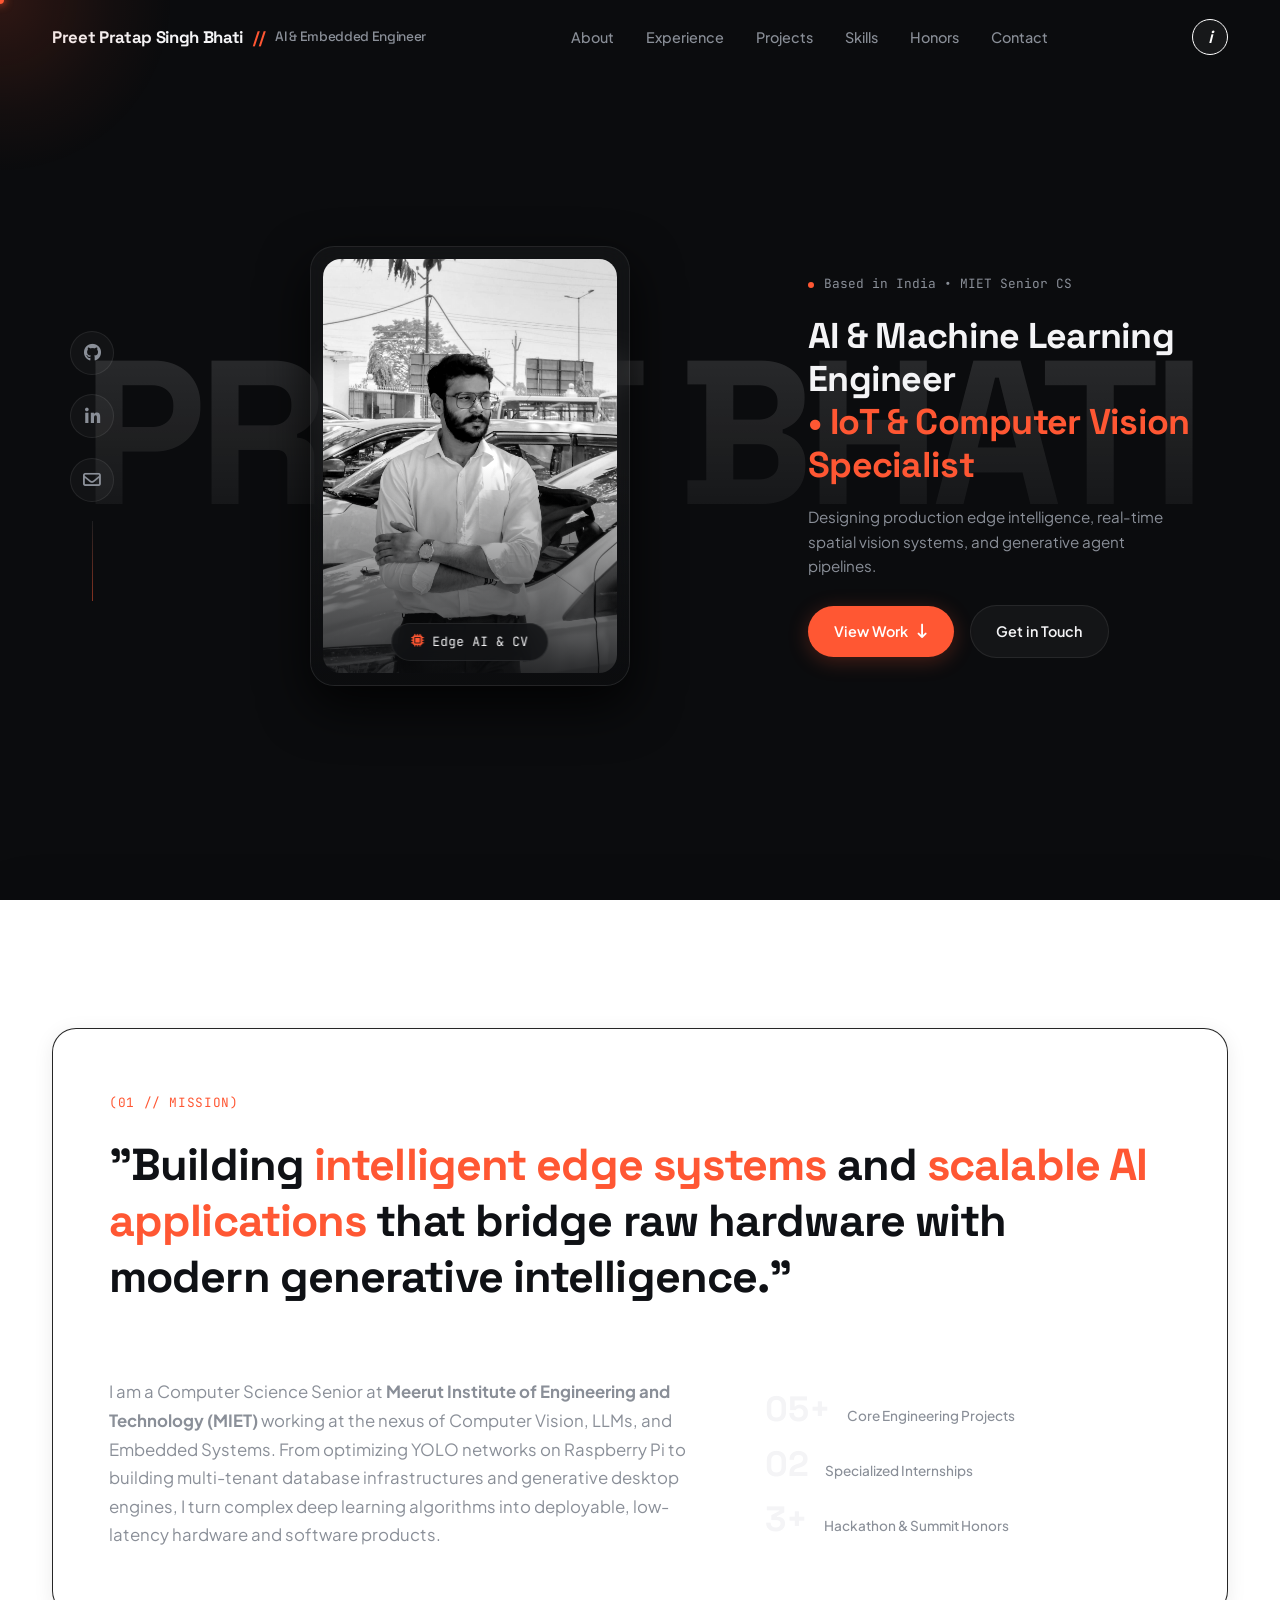
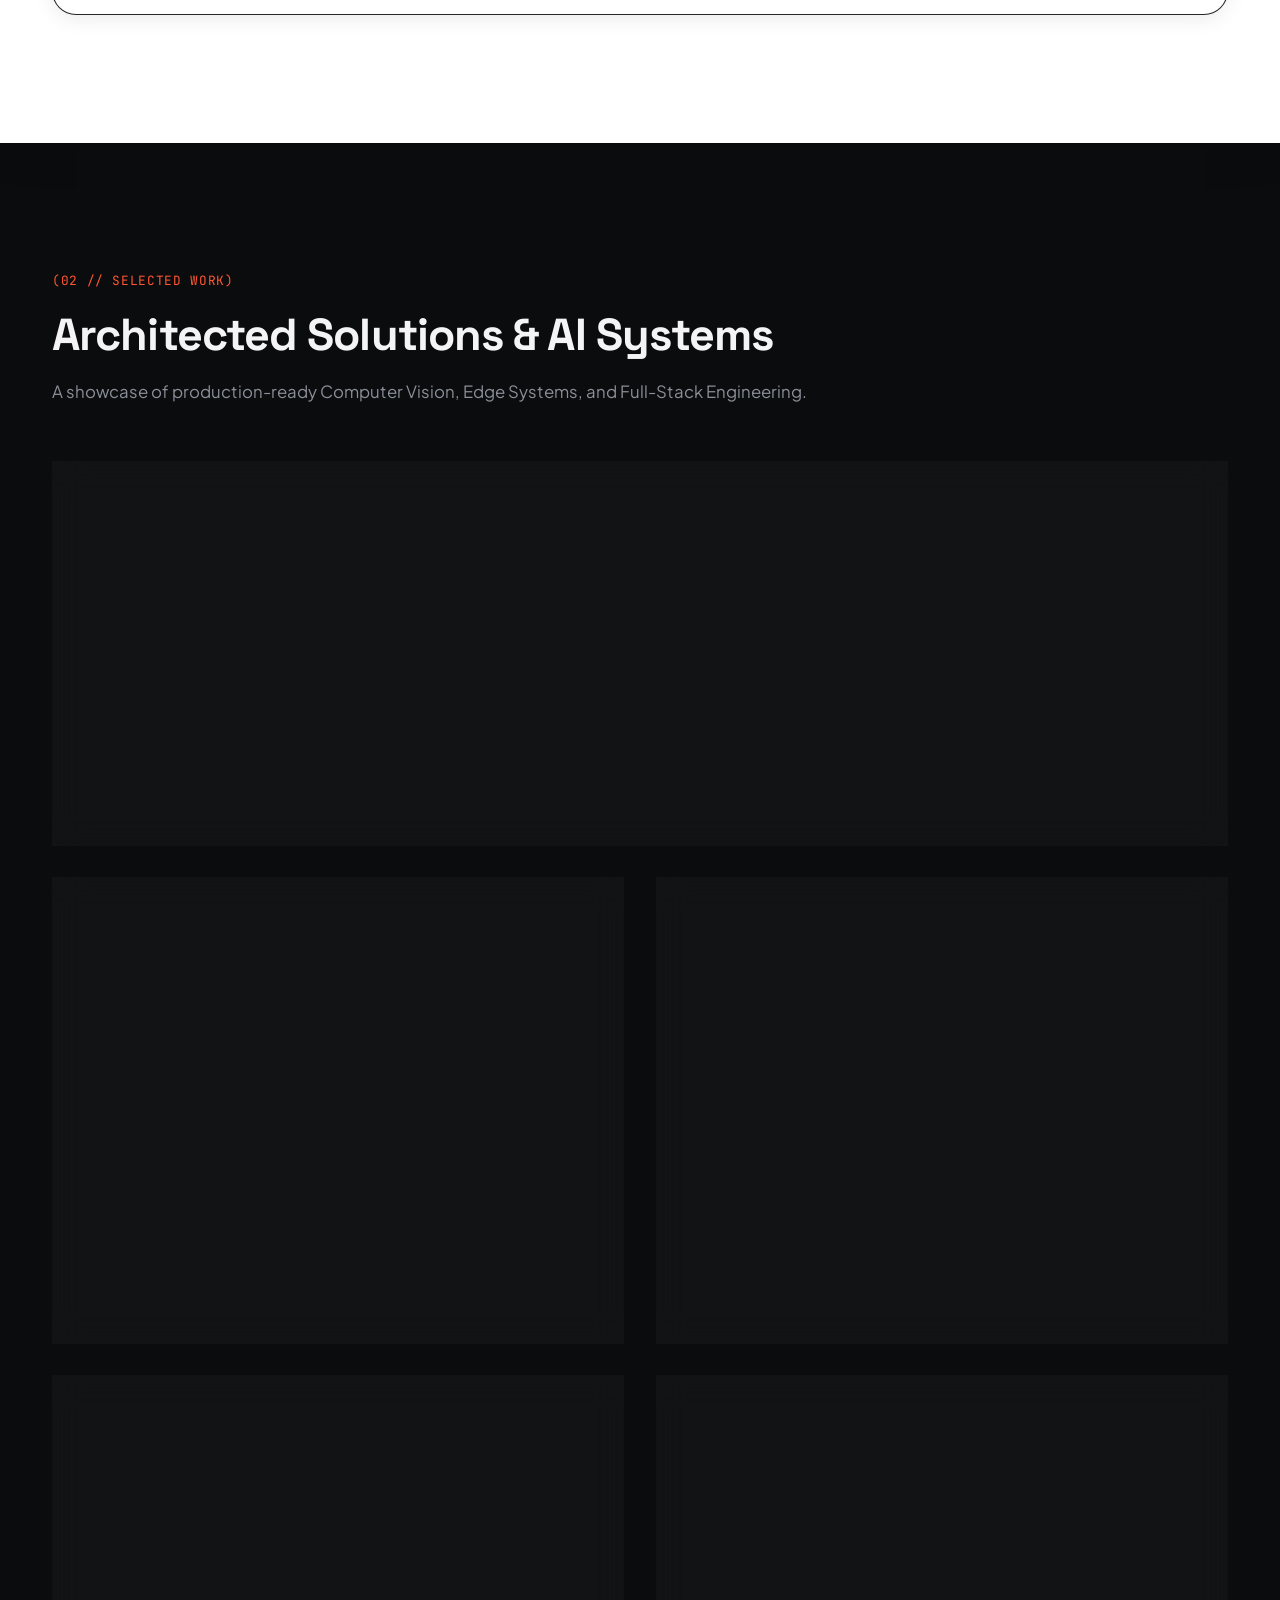
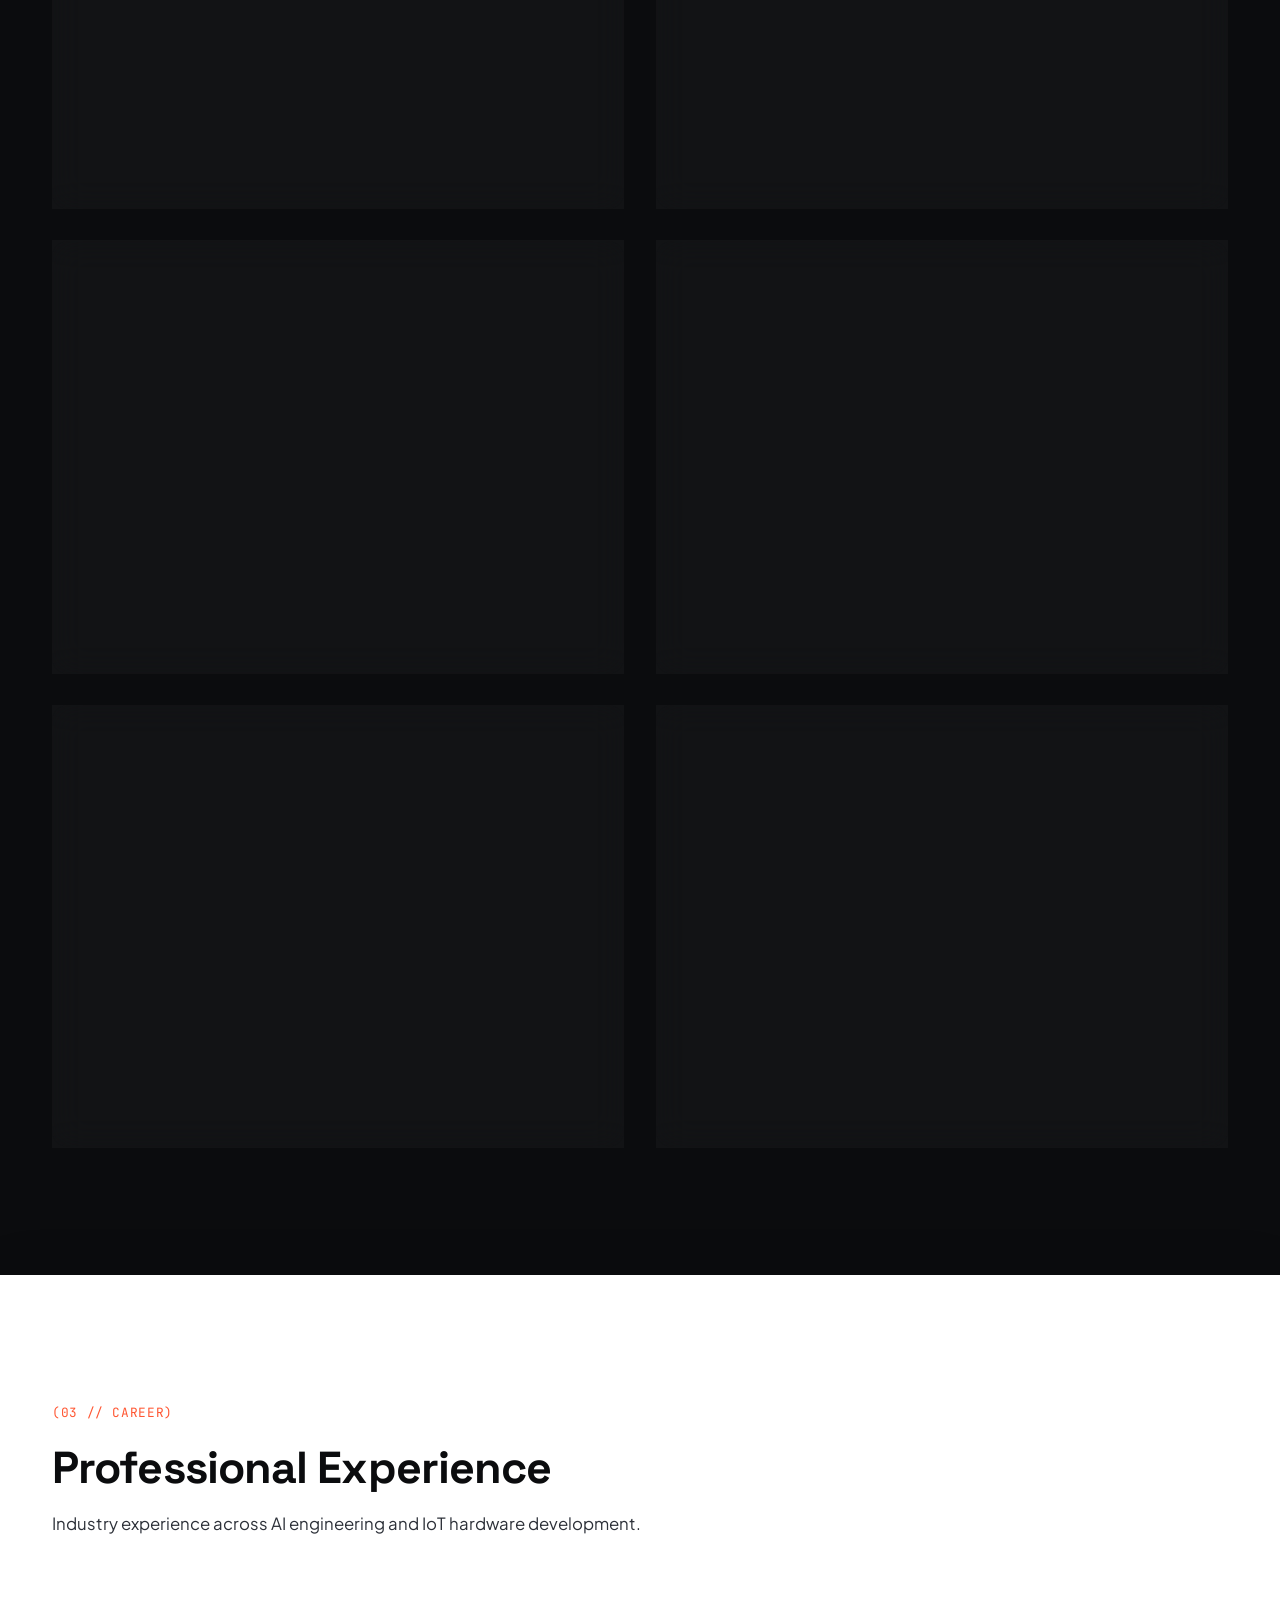
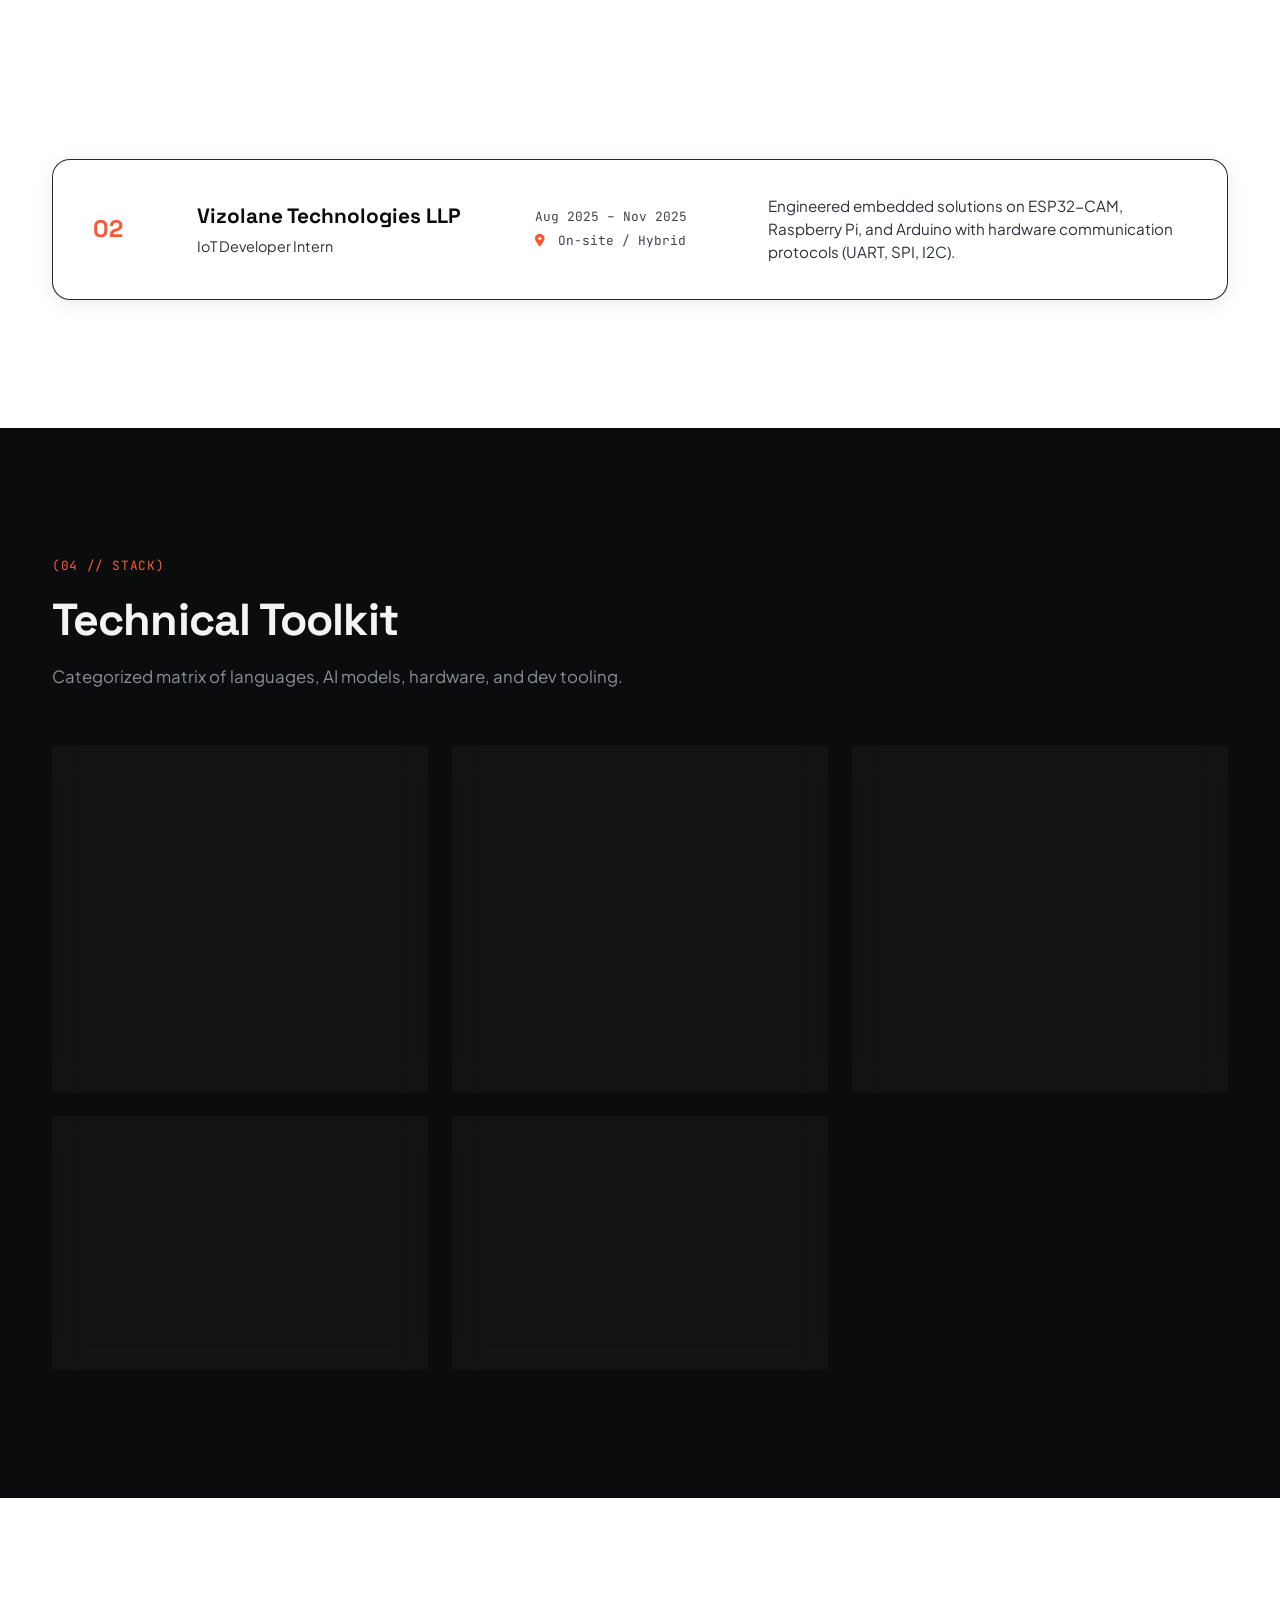
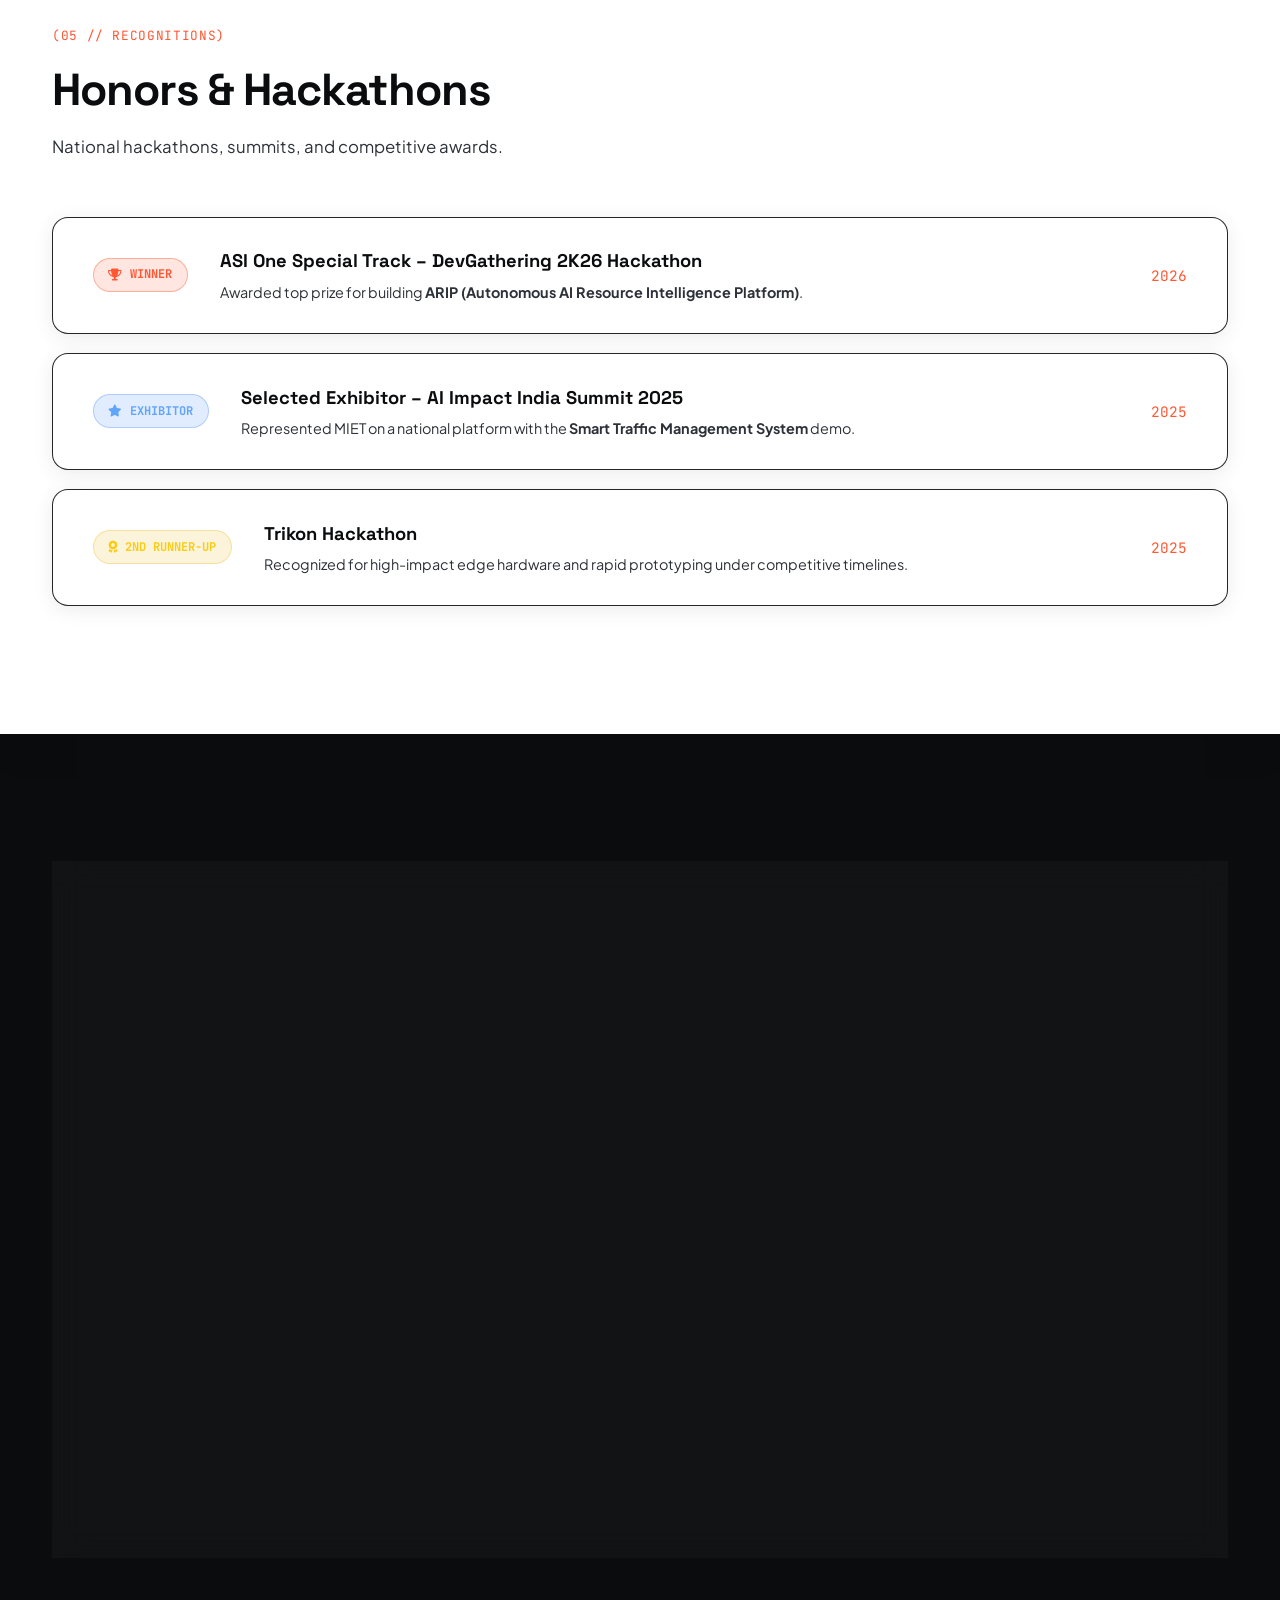
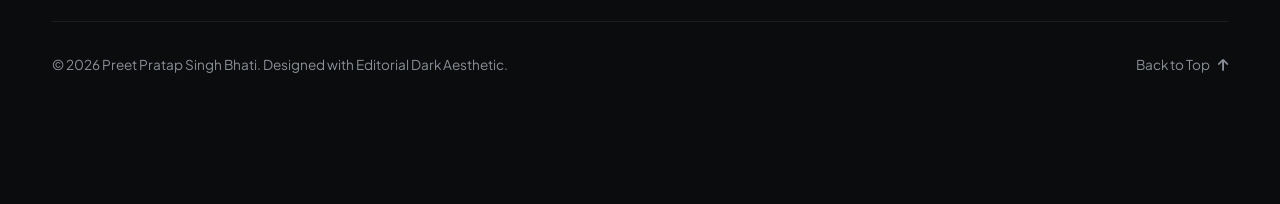
<file: index.html>
<!DOCTYPE html>
<html lang="en">

<head>
  <meta charset="UTF-8">
  <meta name="viewport" content="width=device-width, initial-scale=1.0">
  <title>Preet Pratap Singh Bhati // AI, Computer Vision & Embedded Systems Engineer</title>
  <meta name="description"
    content="Portfolio of Preet Pratap Singh Bhati - AI & Machine Learning Engineer, IoT & Computer Vision Specialist. Explore featured projects, experience, technical toolkit, and awards.">

  <!-- Google Fonts -->
  <link rel="preconnect" href="https://fonts.googleapis.com">
  <link rel="preconnect" href="https://fonts.gstatic.com" crossorigin>
  <link
    href="https://fonts.googleapis.com/css2?family=Plus+Jakarta+Sans:wght@300;400;500;600;700;800&family=Space+Grotesk:wght@400;500;600;700&family=JetBrains+Mono:wght@400;500&display=swap"
    rel="stylesheet">

  <!-- FontAwesome / Lucide Icons -->
  <link rel="stylesheet" href="https://cdnjs.cloudflare.com/ajax/libs/font-awesome/6.4.0/css/all.min.css">

  <link rel="stylesheet" href="style.css">
</head>

<body>

  <!-- Ambient Glow Background Canvas -->
  <div class="glow-container">
    <div class="radial-glow glow-1"></div>
    <div class="radial-glow glow-2"></div>
    <div class="radial-glow glow-3"></div>
  </div>

  <!-- Custom Interactive Cursor Glow & Dot -->
  <div class="cursor-dot" id="cursorDot"></div>
  <div class="cursor-glow" id="cursorGlow"></div>

  <!-- Navigation Bar -->
  <header class="navbar" id="navbar">
    <div class="nav-container">
      <a href="#hero" class="nav-brand">
        <span class="brand-name">Preet Pratap Singh Bhati</span>
        <span class="brand-sep">//</span>
        <span class="brand-title">AI & Embedded Engineer</span>
      </a>

      <nav class="nav-menu" id="navMenu">
        <a href="#about" class="nav-link">About</a>
        <a href="#experience" class="nav-link">Experience</a>
        <a href="#projects" class="nav-link">Projects</a>
        <a href="#skills" class="nav-link">Skills</a>
        <a href="#honors" class="nav-link">Honors</a>
        <a href="#contact" class="nav-link">Contact</a>
      </nav>

      <div class="nav-actions">
        <a href="resume.pdf" target="_blank" rel="noopener" class="btn-info-icon" aria-label="View Resume" title="View Resume">
          i
        </a>
        <button class="mobile-toggle" id="mobileToggle" aria-label="Toggle navigation">
          <i class="fa-solid fa-bars"></i>
        </button>
      </div>
    </div>
  </header>

  <main>
    <!-- HERO SECTION (Dark Background - Default) -->
    <section class="hero-section section-dark" id="hero">
      <div class="hero-typography-bg">
        <span class="hero-text-giant">PREET BHATI</span>
      </div>

      <div class="hero-container">
        <!-- Social Dock Left -->
        <div class="hero-social-dock">
          <a href="https://github.com/PreetThakur25" target="_blank" rel="noopener" class="social-icon-btn"
            aria-label="GitHub">
            <i class="fa-brands fa-github"></i>
            <span class="social-tooltip">GitHub</span>
          </a>
          <a href="https://linkedin.com/in/preetthakur" target="_blank" rel="noopener" class="social-icon-btn"
            aria-label="LinkedIn">
            <i class="fa-brands fa-linkedin-in"></i>
            <span class="social-tooltip">LinkedIn</span>
          </a>
          <a href="mailto:preetthakur0625@gmail.com" class="social-icon-btn" aria-label="Email">
            <i class="fa-regular fa-envelope"></i>
            <span class="social-tooltip">preetthakur0625@gmail.com</span>
          </a>
          <div class="social-line"></div>
        </div>

        <!-- Center Portrait Layered Cutout -->
        <div class="hero-portrait-wrapper">
          <div class="portrait-card glass-panel">
            <img src="portrait.jpg" alt="Preet Pratap Singh Bhati Portrait" class="hero-portrait-img">
            <div class="portrait-overlay-glow"></div>
            <div class="portrait-badge">
              <i class="fa-solid fa-microchip"></i> Edge AI & CV
            </div>
          </div>
        </div>

        <!-- Subheadline Bottom Right Anchor -->
        <div class="hero-anchor-text">
          <div class="status-indicator">
            <span class="status-dot"></span>
            <span>Based in India &bull; MIET Senior CS</span>
          </div>
          <h1 class="hero-subheadline">
            AI & Machine Learning Engineer <br>
            <span class="accent-text">&bull; IoT & Computer Vision Specialist</span>
          </h1>
          <p class="hero-caption">Designing production edge intelligence, real-time spatial vision systems, and
            generative agent pipelines.</p>
          <div class="hero-cta-group">
            <a href="#projects" class="btn-primary">
              View Work <i class="fa-solid fa-arrow-down-long"></i>
            </a>
            <a href="#contact" class="btn-secondary">Get in Touch</a>
          </div>
        </div>
      </div>
    </section>


    <!-- MISSION STATEMENT / INTRO BLOCK (Light Section Background) -->
    <section class="section intro-section section-light" id="about">
      <div class="container">
        <div class="intro-glass-card glass-panel no-tilt reveal-on-scroll">
          <div class="card-corner-tag">(01 // MISSION)</div>
          <blockquote class="mission-quote">
            "Building <span class="highlight-accent">intelligent edge systems</span> and <span
              class="highlight-accent">scalable AI applications</span> that bridge raw hardware with modern generative
            intelligence."
          </blockquote>
          <div class="intro-grid">
            <div class="intro-text">
              <p>I am a Computer Science Senior at <strong>Meerut Institute of Engineering and Technology
                  (MIET)</strong> working at the nexus of Computer Vision, LLMs, and Embedded Systems. From optimizing
                YOLO networks on Raspberry Pi to building multi-tenant database infrastructures and generative desktop
                engines, I turn complex deep learning algorithms into deployable, low-latency hardware and software
                products.</p>
            </div>
            <div class="intro-stats">
              <div class="stat-item">
                <span class="stat-number">05+</span>
                <span class="stat-label">Core Engineering Projects</span>
              </div>
              <div class="stat-item">
                <span class="stat-number">02</span>
                <span class="stat-label">Specialized Internships</span>
              </div>
              <div class="stat-item">
                <span class="stat-number">3+</span>
                <span class="stat-label">Hackathon & Summit Honors</span>
              </div>
            </div>
          </div>
        </div>
      </div>
    </section>


    <!-- FEATURED PROJECTS SECTION -->
    <section class="section projects-section section-dark" id="projects">
      <div class="container">
        <div class="section-header reveal-on-scroll">
          <div class="header-tag">(02 // SELECTED WORK)</div>
          <h2 class="section-title">Architected Solutions & AI Systems</h2>
          <p class="section-subtitle">A showcase of production-ready Computer Vision, Edge Systems, and Full-Stack
            Engineering.</p>
        </div>

        <div class="projects-grid">

          <!-- Project 1 -->
          <article class="project-card glass-panel reveal-on-scroll" data-tilt>
            <div class="project-header">
              <span class="project-year">(2026)</span>
              <span class="project-num">01</span>
            </div>
            <div class="project-content">
              <div class="project-category"><i class="fa-solid fa-camera"></i> Computer Vision & Edge IoT</div>
              <h3 class="project-title">AI-Based Smart Traffic Management System</h3>
              <p class="project-desc">Dynamic traffic signal timing and density estimation from multi-camera feeds with
                automated emergency vehicle green-corridor prioritization.</p>
              <div class="project-tech-pills">
                <span class="pill">Python</span>
                <span class="pill">YOLOv8</span>
                <span class="pill">OpenCV</span>
                <span class="pill">ESP32-CAM</span>
              </div>
            </div>
            <div class="project-footer">
              <a href="project.html?file=README_Smart_Traffic_Management_System.md" class="project-link">
                <span>View Architecture & Documentation</span>
                <i class="fa-solid fa-arrow-up-right-from-square"></i>
              </a>
            </div>
          </article>

          <!-- Project 2 -->
          <article class="project-card glass-panel reveal-on-scroll" data-tilt>
            <div class="project-header">
              <span class="project-year">(2026)</span>
              <span class="project-num">02</span>
            </div>
            <div class="project-content">
              <div class="project-category"><i class="fa-solid fa-robot"></i> Autonomous Agentic Platform</div>
              <h3 class="project-title">ARIP (Autonomous AI Resource Intelligence Platform)</h3>
              <p class="project-desc">DevGathering 2K26 ASI One Special Track winning autonomous engine featuring
                chain-of-thought reasoning and intent parsing.</p>
              <div class="project-tech-pills">
                <span class="pill">Python</span>
                <span class="pill">FastAPI</span>
                <span class="pill">LangChain</span>
                <span class="pill">Agentic AI</span>
              </div>
            </div>
            <div class="project-footer">
              <a href="project.html?file=README%20arip.md" class="project-link">
                <span>View Hackathon Winner Docs</span>
                <i class="fa-solid fa-arrow-up-right-from-square"></i>
              </a>
            </div>
          </article>

          <!-- Project 3 -->
          <article class="project-card glass-panel reveal-on-scroll" data-tilt>
            <div class="project-header">
              <span class="project-year">(2026)</span>
              <span class="project-num">03</span>
            </div>
            <div class="project-content">
              <div class="project-category"><i class="fa-solid fa-terminal"></i> Generative AI & Desktop GUI</div>
              <h3 class="project-title">ChatCMD (Natural Language Command Prompt)</h3>
              <p class="project-desc">Desktop AI utility converting natural language prompts into executable system
                commands featuring approval workflows and persistent shell execution.</p>
              <div class="project-tech-pills">
                <span class="pill">Python</span>
                <span class="pill">Google GenAI (Gemini)</span>
                <span class="pill">PySide6</span>
                <span class="pill">PowerShell</span>
              </div>
            </div>
            <div class="project-footer">
              <a href="project.html?file=README%20chat_cmd.md" class="project-link">
                <span>View Command AI Docs</span>
                <i class="fa-solid fa-arrow-up-right-from-square"></i>
              </a>
            </div>
          </article>

          <!-- Project 4 -->
          <article class="project-card glass-panel reveal-on-scroll" data-tilt>
            <div class="project-header">
              <span class="project-year">(2025)</span>
              <span class="project-num">04</span>
            </div>
            <div class="project-content">
              <div class="project-category"><i class="fa-solid fa-shield-halved"></i> Real-Time Vision & Safety</div>
              <h3 class="project-title">Women Safety Surveillance System</h3>
              <p class="project-desc">Edge vision solution recognizing real-time SOS gestures, crowd density analysis,
                and distress triggers with automated threat notification.</p>
              <div class="project-tech-pills">
                <span class="pill">Python</span>
                <span class="pill">OpenCV</span>
                <span class="pill">MediaPipe</span>
                <span class="pill">TensorFlow</span>
              </div>
            </div>
            <div class="project-footer">
              <a href="project.html?file=README_Women_Safety_Surveillance_System.md" class="project-link">
                <span>View Details & Docs</span>
                <i class="fa-solid fa-arrow-up-right-from-square"></i>
              </a>
            </div>
          </article>

          <!-- Project 5 -->
          <article class="project-card glass-panel reveal-on-scroll" data-tilt>
            <div class="project-header">
              <span class="project-year">(2025)</span>
              <span class="project-num">05</span>
            </div>
            <div class="project-content">
              <div class="project-category"><i class="fa-solid fa-user-gear"></i> Privacy-Focused Local AI</div>
              <h3 class="project-title">Offline AI Friend</h3>
              <p class="project-desc">A privacy-focused local chatbot running Ollama and LangChain for fully offline,
                zero-telemetry intelligent conversation.</p>
              <div class="project-tech-pills">
                <span class="pill">Python</span>
                <span class="pill">Ollama</span>
                <span class="pill">LangChain</span>
                <span class="pill">Local LLM</span>
              </div>
            </div>
            <div class="project-footer">
              <a href="project.html?file=README%20reasoning_agent.md" class="project-link">
                <span>View Agent Architecture</span>
                <i class="fa-solid fa-arrow-up-right-from-square"></i>
              </a>
            </div>
          </article>

          <!-- Project 6 -->
          <article class="project-card glass-panel reveal-on-scroll" data-tilt>
            <div class="project-header">
              <span class="project-year">(2025)</span>
              <span class="project-num">06</span>
            </div>
            <div class="project-content">
              <div class="project-category"><i class="fa-solid fa-microphone-lines"></i> Voice Automation & Speech</div>
              <h3 class="project-title">AI Gmail Assistant</h3>
              <p class="project-desc">Voice-controlled interface for email management enabling speech recognition,
                AI-generated responses, and automated thread summarizing.</p>
              <div class="project-tech-pills">
                <span class="pill">SpeechRecognition</span>
                <span class="pill">Flask</span>
                <span class="pill">Python</span>
                <span class="pill">Google GenAI</span>
              </div>
            </div>
            <div class="project-footer">
              <a href="project.html?file=README%20speech_to_text.md" class="project-link">
                <span>View Speech Engine Docs</span>
                <i class="fa-solid fa-arrow-up-right-from-square"></i>
              </a>
            </div>
          </article>

          <!-- Project 7 -->
          <article class="project-card glass-panel reveal-on-scroll" data-tilt>
            <div class="project-header">
              <span class="project-year">(2025)</span>
              <span class="project-num">07</span>
            </div>
            <div class="project-content">
              <div class="project-category"><i class="fa-solid fa-file-invoice"></i> NLP & Transformer Web App</div>
              <h3 class="project-title">Text Summarizer Engine</h3>
              <p class="project-desc">AI-powered web application extracting and summarizing text from multi-format
                documents (PDF, images via OCR, TXT) using HuggingFace models.</p>
              <div class="project-tech-pills">
                <span class="pill">Python</span>
                <span class="pill">Flask</span>
                <span class="pill">HuggingFace</span>
                <span class="pill">Tesseract OCR</span>
              </div>
            </div>
            <div class="project-footer">
              <a href="project.html?file=README%20text_summrizer.md" class="project-link">
                <span>View Summarizer Specs</span>
                <i class="fa-solid fa-arrow-up-right-from-square"></i>
              </a>
            </div>
          </article>

          <!-- Project 8 -->
          <article class="project-card glass-panel reveal-on-scroll" data-tilt>
            <div class="project-header">
              <span class="project-year">(2025)</span>
              <span class="project-num">08</span>
            </div>
            <div class="project-content">
              <div class="project-category"><i class="fa-solid fa-server"></i> Backend & Enterprise Architecture</div>
              <h3 class="project-title">Vizolane Multi-Tenant School ERP</h3>
              <p class="project-desc">Enterprise platform featuring logical tenant isolation, strict role-based access
                controls (RBAC), and relational schemas for education administration.</p>
              <div class="project-tech-pills">
                <span class="pill">Python</span>
                <span class="pill">Flask</span>
                <span class="pill">PostgreSQL</span>
                <span class="pill">RBAC</span>
              </div>
            </div>
            <div class="project-footer">
              <a href="project.html?file=README_Vizolane_ERP.md" class="project-link">
                <span>View System Architecture</span>
                <i class="fa-solid fa-arrow-up-right-from-square"></i>
              </a>
            </div>
          </article>

          <!-- Project 9 -->
          <article class="project-card glass-panel reveal-on-scroll" data-tilt>
            <div class="project-header">
              <span class="project-year">(2025)</span>
              <span class="project-num">09</span>
            </div>
            <div class="project-content">
              <div class="project-category"><i class="fa-solid fa-user-check"></i> Embedded Systems & Biometrics</div>
              <h3 class="project-title">Edge Face-Verification Attendance Platform</h3>
              <p class="project-desc">Hardware-accelerated identity verification system with automated record management
                directly on embedded nodes.</p>
              <div class="project-tech-pills">
                <span class="pill">Raspberry Pi</span>
                <span class="pill">OpenCV</span>
                <span class="pill">PostgreSQL</span>
                <span class="pill">Face Recognition</span>
              </div>
            </div>
            <div class="project-footer">
              <a href="project.html?file=README_AI_Attendance_System.md" class="project-link">
                <span>View Hardware Setup & Docs</span>
                <i class="fa-solid fa-arrow-up-right-from-square"></i>
              </a>
            </div>
          </article>

        </div>
      </div>
    </section>


    <!-- PROFESSIONAL EXPERIENCE & TIMELINE -->
    <section class="section experience-section section-light" id="experience">
      <div class="container">
        <div class="section-header reveal-on-scroll">
          <div class="header-tag">(03 // CAREER)</div>
          <h2 class="section-title">Professional Experience</h2>
          <p class="section-subtitle">Industry experience across AI engineering and IoT hardware development.</p>
        </div>

        <div class="experience-list">

          <!-- Experience 1 -->
          <div class="exp-row glass-panel reveal-on-scroll">
            <div class="exp-id">01</div>
            <div class="exp-company-role">
              <h3 class="exp-company">Decode Labs</h3>
              <span class="exp-role">Artificial Intelligence Intern</span>
            </div>
            <div class="exp-meta">
              <span class="exp-duration">June 2026 &ndash; Present</span>
              <span class="exp-location"><i class="fa-solid fa-location-dot"></i> Remote</span>
            </div>
            <div class="exp-description">
              <p>Architecting end-to-end AI applications using Computer Vision, Generative AI (Gemini / LangChain /
                Ollama), and production backend APIs.</p>
            </div>
          </div>

          <!-- Experience 2 -->
          <div class="exp-row glass-panel reveal-on-scroll">
            <div class="exp-id">02</div>
            <div class="exp-company-role">
              <h3 class="exp-company">Vizolane Technologies LLP</h3>
              <span class="exp-role">IoT Developer Intern</span>
            </div>
            <div class="exp-meta">
              <span class="exp-duration">Aug 2025 &ndash; Nov 2025</span>
              <span class="exp-location"><i class="fa-solid fa-location-dot"></i> On-site / Hybrid</span>
            </div>
            <div class="exp-description">
              <p>Engineered embedded solutions on ESP32-CAM, Raspberry Pi, and Arduino with hardware communication
                protocols (UART, SPI, I2C).</p>
            </div>
          </div>

        </div>
      </div>
    </section>


    <!-- TECHNICAL TOOLKIT MATRIX -->
    <section class="section skills-section section-dark" id="skills">
      <div class="container">
        <div class="section-header reveal-on-scroll">
          <div class="header-tag">(04 // STACK)</div>
          <h2 class="section-title">Technical Toolkit</h2>
          <p class="section-subtitle">Categorized matrix of languages, AI models, hardware, and dev tooling.</p>
        </div>

        <div class="skills-grid">

          <!-- Category 1 -->
          <div class="skill-card glass-panel reveal-on-scroll" data-tilt>
            <div class="skill-icon"><i class="fa-solid fa-code"></i></div>
            <h3 class="skill-category-title">Languages</h3>
            <div class="skill-pills">
              <span class="skill-pill">Python</span>
              <span class="skill-pill">Java</span>
              <span class="skill-pill">C</span>
              <span class="skill-pill">JavaScript</span>
              <span class="skill-pill">SQL</span>
            </div>
          </div>

          <!-- Category 2 -->
          <div class="skill-card glass-panel reveal-on-scroll" data-tilt>
            <div class="skill-icon"><i class="fa-solid fa-brain"></i></div>
            <h3 class="skill-category-title">AI & Vision</h3>
            <div class="skill-pills">
              <span class="skill-pill highlight">Google GenAI (Gemini)</span>
              <span class="skill-pill highlight">LangChain</span>
              <span class="skill-pill highlight">Ollama</span>
              <span class="skill-pill">YOLOv8</span>
              <span class="skill-pill">OpenCV</span>
              <span class="skill-pill">MediaPipe</span>
              <span class="skill-pill">TensorFlow</span>
              <span class="skill-pill">FaceNet</span>
              <span class="skill-pill">InsightFace</span>
            </div>
          </div>

          <!-- Category 3 -->
          <div class="skill-card glass-panel reveal-on-scroll" data-tilt>
            <div class="skill-icon"><i class="fa-solid fa-layer-group"></i></div>
            <h3 class="skill-category-title">Backend & GUI</h3>
            <div class="skill-pills">
              <span class="skill-pill">Flask</span>
              <span class="skill-pill">RESTful APIs</span>
              <span class="skill-pill">PySide6</span>
              <span class="skill-pill">Streamlit</span>
            </div>
          </div>

          <!-- Category 4 -->
          <div class="skill-card glass-panel reveal-on-scroll" data-tilt>
            <div class="skill-icon"><i class="fa-solid fa-microchip"></i></div>
            <h3 class="skill-category-title">Hardware & IoT</h3>
            <div class="skill-pills">
              <span class="skill-pill highlight">ESP32-CAM</span>
              <span class="skill-pill highlight">Raspberry Pi</span>
              <span class="skill-pill">Arduino Uno/Nano</span>
              <span class="skill-pill">UART / SPI / I2C</span>
            </div>
          </div>

          <!-- Category 5 -->
          <div class="skill-card glass-panel reveal-on-scroll" data-tilt>
            <div class="skill-icon"><i class="fa-solid fa-database"></i></div>
            <h3 class="skill-category-title">Database & Dev Tools</h3>
            <div class="skill-pills">
              <span class="skill-pill">PostgreSQL</span>
              <span class="skill-pill">Git</span>
              <span class="skill-pill">GitHub</span>
              <span class="skill-pill">Linux</span>
              <span class="skill-pill">VS Code</span>
              <span class="skill-pill">Vercel</span>
            </div>
          </div>

        </div>
      </div>
    </section>


    <!-- HONORS & HACKATHONS -->
    <section class="section honors-section section-light" id="honors">
      <div class="container">
        <div class="section-header reveal-on-scroll">
          <div class="header-tag">(05 // RECOGNITIONS)</div>
          <h2 class="section-title">Honors & Hackathons</h2>
          <p class="section-subtitle">National hackathons, summits, and competitive awards.</p>
        </div>

        <div class="honors-list">

          <div class="honor-item glass-panel reveal-on-scroll">
            <div class="honor-badge"><i class="fa-solid fa-trophy"></i> WINNER</div>
            <div class="honor-details">
              <h3 class="honor-title">ASI One Special Track &ndash; DevGathering 2K26 Hackathon</h3>
              <p class="honor-desc">Awarded top prize for building <strong>ARIP (Autonomous AI Resource Intelligence
                  Platform)</strong>.</p>
            </div>
            <div class="honor-year">2026</div>
          </div>

          <div class="honor-item glass-panel reveal-on-scroll">
            <div class="honor-badge exhibitor"><i class="fa-solid fa-star"></i> EXHIBITOR</div>
            <div class="honor-details">
              <h3 class="honor-title">Selected Exhibitor &ndash; AI Impact India Summit 2025</h3>
              <p class="honor-desc">Represented MIET on a national platform with the <strong>Smart Traffic Management
                  System</strong> demo.</p>
            </div>
            <div class="honor-year">2025</div>
          </div>

          <div class="honor-item glass-panel reveal-on-scroll">
            <div class="honor-badge runner"><i class="fa-solid fa-award"></i> 2ND RUNNER-UP</div>
            <div class="honor-details">
              <h3 class="honor-title">Trikon Hackathon</h3>
              <p class="honor-desc">Recognized for high-impact edge hardware and rapid prototyping under competitive
                timelines.</p>
            </div>
            <div class="honor-year">2025</div>
          </div>

        </div>
      </div>
    </section>


    <!-- FOOTER & DIRECT CONTACT -->
    <section class="section footer-contact-section section-dark" id="contact">
      <div class="container">
        <div class="contact-card glass-panel no-hover reveal-on-scroll">
          <div class="contact-header-block">
            <div class="availability-badge">
              <span class="pulse-dot"></span>
              <span>Open for AI / Software Engineering roles and technical collaborations.</span>
            </div>
            <h2 class="contact-headline">Let's build something <span class="highlight-accent">intelligent
                together.</span></h2>
          </div>

          <div class="contact-grid">
            <div class="contact-info">
              <a href="mailto:preetthakur0625@gmail.com" class="contact-method-card">
                <div class="method-icon"><i class="fa-regular fa-envelope"></i></div>
                <div class="method-details">
                  <span class="method-label">Direct Email</span>
                  <span class="method-value">preetthakur0625@gmail.com</span>
                </div>
                <i class="fa-solid fa-arrow-right method-arrow"></i>
              </a>

              <a href="tel:+918195082569" class="contact-method-card">
                <div class="method-icon"><i class="fa-solid fa-phone"></i></div>
                <div class="method-details">
                  <span class="method-label">Phone Call / WhatsApp</span>
                  <span class="method-value">+91 8195082569</span>
                </div>
                <i class="fa-solid fa-arrow-right method-arrow"></i>
              </a>

              <div class="contact-social-links">
                <a href="https://linkedin.com/in/preetthakur" target="_blank" rel="noopener" class="btn-social">
                  <i class="fa-brands fa-linkedin-in"></i> linkedin.com/in/preetthakur
                </a>
                <a href="https://github.com/PreetThakur25" target="_blank" rel="noopener" class="btn-social">
                  <i class="fa-brands fa-github"></i> github.com/PreetThakur25
                </a>
              </div>
            </div>

            <!-- Quick Inquiry Form with Web3Forms -->
            <form class="contact-form" id="contactForm" action="https://api.web3forms.com/submit" method="POST">
              <!-- Web3Forms Access Key -->
              <input type="hidden" name="access_key" value="c282a81d-0817-41c5-ab5d-6038e319b4ff">
              <!-- Honeypot Spam Protection -->
              <input type="checkbox" name="botcheck" class="hidden" style="display: none;">

              <div class="form-group">
                <label for="name" class="form-label">Name</label>
                <input type="text" id="name" name="name" class="form-input" placeholder="Your Name or Company" required>
              </div>
              <div class="form-group">
                <label for="email" class="form-label">Email Address</label>
                <input type="email" id="email" name="email" class="form-input" placeholder="name@company.com" required>
              </div>
              <div class="form-group">
                <label for="message" class="form-label">Project Details / Message</label>
                <textarea id="message" name="message" class="form-input form-textarea" rows="4"
                  placeholder="Tell me about your project or opportunity..." required></textarea>
              </div>

              <div id="formStatus" class="form-status-msg" style="display: none;"></div>

              <button type="submit" id="submitBtn" class="btn-primary form-submit-btn">
                <span>Send Message</span>
                <i class="fa-solid fa-paper-plane"></i>
              </button>
            </form>
          </div>
        </div>

        <footer class="footer-bottom">
          <div class="footer-copy">
            &copy; 2026 Preet Pratap Singh Bhati. Designed with Editorial Dark Aesthetic.
          </div>
          <a href="#hero" class="back-to-top">
            <span>Back to Top</span>
            <i class="fa-solid fa-arrow-up"></i>
          </a>
        </footer>
      </div>
    </section>
  </main>

  <script src="script.js"></script>
</body>

</html>
</file>
<file: style.css>
/* ==========================================================================
   ALEXFOLIO EDITORIAL DARK DESIGN SYSTEM
   Preet Pratap Singh Bhati Portfolio
   ========================================================================== */

:root {
  /* Color Palette */
  --bg-deep: #0b0c0e;
  --bg-surface: #121316;
  --bg-card: rgba(255, 255, 255, 0.03);
  --bg-card-hover: rgba(255, 255, 255, 0.06);
  
  --border-light: rgba(255, 255, 255, 0.08);
  --border-accent: rgba(255, 87, 51, 0.4);
  
  --text-main: #f4f4f6;
  --text-muted: #8a8f98;
  --text-dim: #5c6068;
  
  /* Vibrant Electric Coral / Orange Accent */
  --accent: #ff5733;
  --accent-neon: #ff6b4a;
  --accent-glow: rgba(255, 87, 51, 0.25);
  
  /* Typography Fonts */
  --font-heading: 'Space Grotesk', 'Plus Jakarta Sans', sans-serif;
  --font-body: 'Plus Jakarta Sans', sans-serif;
  --font-mono: 'JetBrains Mono', monospace;
  
  /* Transitions */
  --ease-out: cubic-bezier(0.16, 1, 0.3, 1);
  --transition-fast: 0.2s var(--ease-out);
  --transition-smooth: 0.4s var(--ease-out);
}

/* Reset & Base Styles */
*, *::before, *::after {
  box-sizing: border-box;
  margin: 0;
  padding: 0;
}

html {
  scroll-behavior: smooth;
  font-size: 16px;
  background-color: var(--bg-deep);
  color: var(--text-main);
  font-family: var(--font-body);
  overflow-x: hidden;
}

body {
  min-height: 100vh;
  position: relative;
  line-height: 1.6;
  -webkit-font-smoothing: antialiased;
}

a {
  color: inherit;
  text-decoration: none;
}

button, input, textarea {
  font-family: inherit;
  border: none;
  outline: none;
  background: none;
}

/* Ambient Radial Glows */
.glow-container {
  position: fixed;
  top: 0;
  left: 0;
  width: 100vw;
  height: 100vh;
  pointer-events: none;
  z-index: 0;
  overflow: hidden;
}

.radial-glow {
  position: absolute;
  border-radius: 50%;
  filter: blur(140px);
  opacity: 0.45;
}

.glow-1 {
  width: 600px;
  height: 600px;
  top: -100px;
  left: 50%;
  transform: translateX(-50%);
  background: radial-gradient(circle, rgba(255, 87, 51, 0.15) 0%, rgba(0,0,0,0) 70%);
}

.glow-2 {
  width: 500px;
  height: 500px;
  bottom: 10%;
  left: -100px;
  background: radial-gradient(circle, rgba(255, 87, 51, 0.1) 0%, rgba(0,0,0,0) 70%);
}

.glow-3 {
  width: 550px;
  height: 550px;
  top: 40%;
  right: -100px;
  background: radial-gradient(circle, rgba(255, 107, 74, 0.08) 0%, rgba(0,0,0,0) 70%);
}

/* Custom Interactive Cursor Dot & Ambient Glow */
.cursor-dot {
  position: fixed;
  top: 0;
  left: 0;
  width: 8px;
  height: 8px;
  margin-top: -4px;
  margin-left: -4px;
  border-radius: 50%;
  background-color: var(--accent);
  box-shadow: 0 0 10px var(--accent);
  pointer-events: none;
  z-index: 9999;
  transition: transform 0.15s ease-out, background-color 0.2s ease, width 0.2s ease, height 0.2s ease, margin 0.2s ease;
}

.cursor-glow {
  position: fixed;
  top: 0;
  left: 0;
  width: 350px;
  height: 350px;
  margin-top: -175px;
  margin-left: -175px;
  border-radius: 50%;
  background: radial-gradient(circle, rgba(255, 87, 51, 0.15) 0%, rgba(255, 87, 51, 0.04) 45%, rgba(0,0,0,0) 70%);
  pointer-events: none;
  z-index: 9998;
  transition: transform 0.08s ease-out, opacity 0.3s ease, width 0.3s ease, height 0.3s ease, margin 0.3s ease;
}

/* Cursor Growing Effect on Hover */
body.cursor-hover .cursor-dot {
  width: 14px;
  height: 14px;
  margin-top: -7px;
  margin-left: -7px;
  background-color: var(--accent-neon);
  box-shadow: 0 0 15px var(--accent-neon);
}

body.cursor-hover .cursor-glow {
  width: 480px;
  height: 480px;
  margin-top: -240px;
  margin-left: -240px;
  background: radial-gradient(circle, rgba(255, 87, 51, 0.22) 0%, rgba(255, 87, 51, 0.06) 50%, rgba(0,0,0,0) 70%);
}

/* Reusable Glassmorphism Panel */
.glass-panel {
  background: var(--bg-card);
  backdrop-filter: blur(16px);
  -webkit-backdrop-filter: blur(16px);
  border: 1px solid var(--border-light);
  border-radius: 16px;
  transition: transform var(--transition-smooth), border-color var(--transition-smooth), background-color var(--transition-smooth), box-shadow var(--transition-smooth);
}

.glass-panel:hover {
  border-color: var(--border-accent);
  background: var(--bg-card-hover);
  box-shadow: 0 12px 40px rgba(0, 0, 0, 0.5), 0 0 20px var(--accent-glow);
}

/* Static Panels without Hover Reactions */
.glass-panel.no-hover:hover {
  border-color: var(--border-light) !important;
  background: var(--bg-card) !important;
  box-shadow: none !important;
  transform: none !important;
}

.section-light .glass-panel.no-hover:hover {
  border-color: rgba(0, 0, 0, 0.85) !important;
  box-shadow: 0 4px 20px rgba(0, 0, 0, 0.08) !important;
}

.section-light .glass-panel.no-hover::before,
.section-light .glass-panel.no-hover::after {
  display: none !important;
}

.section-light .glass-panel.no-hover:hover .mission-quote {
  color: inherit !important;
  text-shadow: none !important;
}

.section-light .glass-panel.no-hover:hover .intro-text p {
  color: var(--text-muted) !important;
}

/* Panels with liquid color wave fill & subtle 3D popup, but without mouse tilt */
.glass-panel.no-tilt {
  transition: transform 0.4s cubic-bezier(0.16, 1, 0.3, 1), box-shadow 0.4s cubic-bezier(0.16, 1, 0.3, 1), border-color 0.4s cubic-bezier(0.16, 1, 0.3, 1);
}

.glass-panel.no-tilt:hover {
  transform: translateY(-6px) scale(1.005) !important;
}

.section-light .glass-panel.no-tilt:hover {
  box-shadow: 0 20px 45px rgba(0, 0, 0, 0.45), 0 0 25px var(--accent-glow) !important;
}

/* Layout Container */
.container {
  max-width: 1240px;
  margin: 0 auto;
  padding: 0 2rem;
  position: relative;
  z-index: 2;
}

.section {
  padding: 8rem 0;
  position: relative;
  z-index: 2;
  transition: background-color var(--transition-smooth);
}

/* Alternating Section Background Themes */
.section-dark {
  background-color: var(--bg-deep);
  color: var(--text-main);
  position: relative;
  z-index: 2;
}

.section-light {
  background-color: #ffffff;
  color: #0f1115;
  position: relative;
  z-index: 5;
  box-shadow: 0 0 50px rgba(0,0,0,0.1);
}

/* Light Section Typography & Contrast Overrides (leaving cards untouched) */
.section-light .section-title,
.section-light .exp-company,
.section-light .skill-category-title,
.section-light .honor-title,
.section-light .contact-headline {
  color: #0b0c0e;
}

.section-light .section-subtitle,
.section-light .exp-role,
.section-light .exp-description p,
.section-light .honor-desc,
.section-light .availability-badge,
.section-light .method-value,
.section-light .form-label {
  color: #2d3139;
}

.section-light .header-tag,
.section-light .card-corner-tag,
.section-light .exp-id,
.section-light .honor-year {
  color: var(--accent);
}

/* Card Styling & Liquid Wave Fill inside White Sections */
.section-light .glass-panel {
  position: relative;
  overflow: hidden;
  border: 1px solid rgba(0, 0, 0, 0.85);
  box-shadow: 0 4px 20px rgba(0, 0, 0, 0.08);
  transition: transform var(--transition-smooth), border-color var(--transition-smooth), box-shadow var(--transition-smooth);
}

/* 1. Liquid Gradient Wave Fill Layer for White Section Cards */
.section-light .glass-panel::before {
  content: '';
  position: absolute;
  top: 0;
  left: -100%;
  width: 100%;
  height: 100%;
  background: linear-gradient(
    90deg,
    #000000 0%,
    #18191c 50%,
    #2c2d32 100%
  );
  opacity: 0;
  transition: left 1.4s cubic-bezier(0.25, 1, 0.5, 1), opacity 0.8s ease;
  z-index: 1;
}

/* 2. Radial Wave Accent Glow Layer for White Section Cards */
.section-light .glass-panel::after {
  content: '';
  position: absolute;
  bottom: -120%;
  left: -20%;
  width: 140%;
  height: 220%;
  background: radial-gradient(ellipse at center, rgba(255, 87, 51, 0.25) 0%, rgba(11, 12, 14, 0.98) 65%);
  border-radius: 45%;
  opacity: 0;
  transform: translateY(0) rotate(0deg);
  transition: transform 1.6s cubic-bezier(0.25, 1, 0.5, 1), opacity 0.8s ease;
  z-index: 2;
}

/* Ensure all child content of cards remains above the wave fill overlay */
.section-light .glass-panel > * {
  position: relative;
  z-index: 3;
  transition: color var(--transition-smooth), text-shadow var(--transition-smooth);
}

/* Hover State: Wave Fill Trigger & Text Color Inversion */
.section-light .glass-panel:hover {
  border-color: var(--accent);
  box-shadow: 0 14px 40px rgba(0, 0, 0, 0.6), 0 0 25px var(--accent-glow);
}

.section-light .glass-panel:hover::before {
  left: 0;
  opacity: 1;
}

.section-light .glass-panel:hover::after {
  opacity: 1;
  transform: translateY(-55%) rotate(180deg);
}

/* Dynamic Text Inversion inside White Section Cards on Hover */
.section-light .glass-panel:hover .mission-quote,
.section-light .glass-panel:hover .exp-company,
.section-light .glass-panel:hover .honor-title,
.section-light .glass-panel:hover .stat-number {
  color: #ffffff !important;
  text-shadow: 0 0 10px rgba(255, 255, 255, 0.3);
}

.section-light .glass-panel:hover .intro-text p,
.section-light .glass-panel:hover .exp-description p,
.section-light .glass-panel:hover .honor-desc,
.section-light .glass-panel:hover .stat-label,
.section-light .glass-panel:hover .exp-meta {
  color: #e2e8f0 !important;
}

.section-light .glass-panel:hover .exp-role {
  color: var(--accent-neon) !important;
  font-weight: 600;
}

/* Typography Utilities */
.highlight-accent {
  color: var(--accent);
  font-weight: 700;
}

.accent-text {
  color: var(--accent);
}

/* ==========================================================================
   NAVIGATION BAR
   ========================================================================== */
.navbar {
  position: fixed;
  top: 0;
  left: 0;
  width: 100%;
  z-index: 100;
  padding: 1.2rem 0;
  transition: background 0.3s ease, backdrop-filter 0.3s ease, padding 0.3s ease, border-bottom 0.3s ease;
}

.navbar.scrolled {
  background: rgba(11, 12, 14, 0.85);
  backdrop-filter: blur(20px);
  -webkit-backdrop-filter: blur(20px);
  padding: 0.8rem 0;
  border-bottom: 1px solid var(--border-light);
}

.nav-container {
  max-width: 1240px;
  margin: 0 auto;
  padding: 0 2rem;
  display: flex;
  align-items: center;
  justify-content: space-between;
}

.nav-brand {
  display: flex;
  align-items: center;
  gap: 0.6rem;
  font-family: var(--font-heading);
  font-weight: 700;
  font-size: 1.05rem;
  letter-spacing: -0.02em;
}

.brand-name {
  color: var(--text-main);
}

.brand-sep {
  color: var(--accent);
  font-weight: 800;
}

.brand-title {
  color: var(--text-muted);
  font-size: 0.85rem;
  font-weight: 500;
}

.nav-menu {
  display: flex;
  align-items: center;
  gap: 2rem;
}

.nav-link {
  color: var(--text-muted);
  font-size: 0.9rem;
  font-weight: 500;
  position: relative;
  transition: color var(--transition-fast);
}

.nav-link::after {
  content: '';
  position: absolute;
  bottom: -4px;
  left: 0;
  width: 0%;
  height: 2px;
  background: var(--accent);
  transition: width var(--transition-smooth);
}

.nav-link:hover, .nav-link.active {
  color: var(--text-main);
}

.nav-link:hover::after, .nav-link.active::after {
  width: 100%;
}

.btn-info-icon {
  display: inline-flex;
  align-items: center;
  justify-content: center;
  width: 36px;
  height: 36px;
  border-radius: 50%;
  border: 1.5px solid #ffffff;
  background: rgba(255, 255, 255, 0.05);
  color: #ffffff;
  font-family: var(--font-heading);
  font-size: 1.1rem;
  font-weight: 600;
  font-style: italic;
  text-decoration: none;
  transition: all var(--transition-fast);
  cursor: pointer;
}

.btn-info-icon:hover {
  border-color: var(--accent);
  color: var(--accent);
  background: rgba(255, 87, 51, 0.15);
  box-shadow: 0 0 15px var(--accent-glow);
  transform: scale(1.1);
}

@keyframes pulse {
  0% { transform: scale(0.95); box-shadow: 0 0 0 0 rgba(16, 185, 129, 0.7); }
  70% { transform: scale(1); box-shadow: 0 0 0 8px rgba(16, 185, 129, 0); }
  100% { transform: scale(0.95); box-shadow: 0 0 0 0 rgba(16, 185, 129, 0); }
}

.badge-tag {
  color: var(--accent);
  font-family: var(--font-mono);
  font-size: 0.75rem;
  background: rgba(255, 87, 51, 0.15);
  padding: 0.15rem 0.5rem;
  border-radius: 4px;
}

.mobile-toggle {
  display: none;
  color: var(--text-main);
  font-size: 1.5rem;
  cursor: pointer;
}

/* ==========================================================================
   HERO SECTION (Alexfolio Impact Typography + Image Cutout)
   ========================================================================== */
.hero-section {
  position: relative;
  min-height: 100vh;
  display: flex;
  align-items: center;
  justify-content: center;
  padding-top: 6rem;
  padding-bottom: 4rem;
  overflow: hidden;
}

.hero-typography-bg {
  position: absolute;
  top: 50%;
  left: 50%;
  transform: translate(-50%, -60%);
  width: 100%;
  text-align: center;
  pointer-events: none;
  z-index: 1;
  user-select: none;
}

.hero-text-giant {
  font-family: var(--font-heading);
  font-size: clamp(4.5rem, 16vw, 15rem);
  font-weight: 800;
  line-height: 0.85;
  letter-spacing: -0.04em;
  text-transform: uppercase;
  background: linear-gradient(180deg, rgba(255, 255, 255, 0.15) 0%, rgba(255, 255, 255, 0.02) 100%);
  -webkit-background-clip: text;
  -webkit-text-fill-color: transparent;
  white-space: nowrap;
}

.hero-container {
  max-width: 1240px;
  width: 100%;
  margin: 0 auto;
  padding: 0 2rem;
  position: relative;
  z-index: 2;
  display: grid;
  grid-template-columns: 80px 1fr 420px;
  align-items: center;
  gap: 2rem;
}

/* Left Social Dock */
.hero-social-dock {
  display: flex;
  flex-direction: column;
  align-items: center;
  gap: 1.2rem;
}

.social-icon-btn {
  width: 44px;
  height: 44px;
  border-radius: 50%;
  background: rgba(255, 255, 255, 0.03);
  border: 1px solid var(--border-light);
  display: flex;
  align-items: center;
  justify-content: center;
  color: var(--text-muted);
  font-size: 1.1rem;
  position: relative;
  transition: all var(--transition-fast);
}

.social-icon-btn:hover {
  color: var(--accent);
  border-color: var(--accent);
  background: rgba(255, 87, 51, 0.1);
  transform: scale(1.1);
}

.social-tooltip {
  position: absolute;
  left: 60px;
  background: var(--bg-surface);
  color: var(--text-main);
  padding: 0.3rem 0.7rem;
  border-radius: 6px;
  font-size: 0.75rem;
  white-space: nowrap;
  opacity: 0;
  pointer-events: none;
  transition: opacity 0.2s ease, transform 0.2s ease;
  transform: translateX(-10px);
  border: 1px solid var(--border-light);
}

.social-icon-btn:hover .social-tooltip {
  opacity: 1;
  transform: translateX(0);
}

.social-line {
  width: 1px;
  height: 80px;
  background: linear-gradient(180deg, var(--border-light) 0%, rgba(255,87,51,0.5) 100%);
}

/* Portrait Card */
.hero-portrait-wrapper {
  display: flex;
  justify-content: center;
}

.portrait-card {
  position: relative;
  width: 320px;
  height: 440px;
  padding: 0.75rem;
  border-radius: 24px;
  overflow: hidden;
  box-shadow: 0 20px 50px rgba(0,0,0,0.8);
  animation: heroFloat 6s ease-in-out infinite;
}

@keyframes heroFloat {
  0%, 100% { transform: translateY(0); }
  50% { transform: translateY(-10px); }
}

.hero-portrait-img {
  width: 100%;
  height: 100%;
  object-fit: cover;
  border-radius: 18px;
  filter: grayscale(100%) contrast(110%);
  transition: filter 0.5s ease;
}

.portrait-card:hover .hero-portrait-img {
  filter: grayscale(0%) contrast(105%);
}

.portrait-overlay-glow {
  position: absolute;
  inset: 0;
  background: linear-gradient(180deg, rgba(0,0,0,0) 50%, rgba(11, 12, 14, 0.9) 100%);
  pointer-events: none;
}

.portrait-badge {
  position: absolute;
  bottom: 1.5rem;
  left: 50%;
  transform: translateX(-50%);
  background: rgba(18, 19, 22, 0.85);
  backdrop-filter: blur(10px);
  border: 1px solid var(--border-light);
  color: var(--text-main);
  padding: 0.5rem 1.2rem;
  border-radius: 100px;
  font-size: 0.8rem;
  font-family: var(--font-mono);
  white-space: nowrap;
  display: flex;
  align-items: center;
  gap: 0.5rem;
}

.portrait-badge i {
  color: var(--accent);
}

/* Right Anchor Text */
.hero-anchor-text {
  display: flex;
  flex-direction: column;
  gap: 1.2rem;
}

.status-indicator {
  display: flex;
  align-items: center;
  gap: 0.6rem;
  font-family: var(--font-mono);
  font-size: 0.8rem;
  color: var(--text-muted);
}

.status-dot {
  width: 6px;
  height: 6px;
  border-radius: 50%;
  background: var(--accent);
}

.hero-subheadline {
  font-family: var(--font-heading);
  font-size: clamp(1.8rem, 2.8vw, 2.4rem);
  font-weight: 700;
  line-height: 1.2;
  letter-spacing: -0.02em;
}

.hero-caption {
  color: var(--text-muted);
  font-size: 0.95rem;
  max-width: 380px;
}

.hero-cta-group {
  display: flex;
  align-items: center;
  gap: 1rem;
  margin-top: 0.5rem;
}

.btn-primary {
  display: inline-flex;
  align-items: center;
  gap: 0.6rem;
  padding: 0.85rem 1.6rem;
  background: var(--accent);
  color: #fff;
  border-radius: 100px;
  font-weight: 600;
  font-size: 0.9rem;
  box-shadow: 0 4px 20px var(--accent-glow);
  transition: all var(--transition-fast);
  cursor: pointer;
}

.btn-primary:hover {
  background: var(--accent-neon);
  transform: translateY(-2px);
  box-shadow: 0 8px 25px rgba(255, 87, 51, 0.4);
}

.btn-secondary {
  display: inline-flex;
  align-items: center;
  gap: 0.6rem;
  padding: 0.85rem 1.6rem;
  background: rgba(255, 255, 255, 0.04);
  color: var(--text-main);
  border: 1px solid var(--border-light);
  border-radius: 100px;
  font-weight: 600;
  font-size: 0.9rem;
  transition: all var(--transition-fast);
}

.btn-secondary:hover {
  border-color: var(--text-main);
  background: rgba(255, 255, 255, 0.08);
}

/* ==========================================================================
   MISSION / INTRO SECTION
   ========================================================================== */
.intro-glass-card {
  padding: 4rem 3.5rem;
  position: relative;
  border-radius: 24px;
}

.card-corner-tag {
  font-family: var(--font-mono);
  font-size: 0.8rem;
  color: var(--accent);
  letter-spacing: 0.05em;
  margin-bottom: 1.5rem;
}

.mission-quote {
  font-family: var(--font-heading);
  font-size: clamp(1.8rem, 3.5vw, 2.8rem);
  font-weight: 700;
  line-height: 1.25;
  letter-spacing: -0.02em;
  margin-bottom: 2.5rem;
}

.intro-grid {
  display: grid;
  grid-template-columns: 1.5fr 1fr;
  gap: 3rem;
  border-top: 1px solid var(--border-light);
  padding-top: 2rem;
}

.intro-text p {
  color: var(--text-muted);
  font-size: 1.05rem;
  line-height: 1.7;
}

.intro-stats {
  display: flex;
  flex-direction: column;
  gap: 1.2rem;
  justify-content: center;
}

.stat-item {
  display: flex;
  align-items: baseline;
  gap: 1rem;
}

.stat-number {
  font-family: var(--font-heading);
  font-size: 2.2rem;
  font-weight: 800;
  color: var(--text-main);
  line-height: 1;
}

.stat-label {
  color: var(--text-muted);
  font-size: 0.85rem;
  font-weight: 500;
}

/* ==========================================================================
   SECTION HEADERS
   ========================================================================== */
.section-header {
  margin-bottom: 3.5rem;
}

.header-tag {
  font-family: var(--font-mono);
  font-size: 0.8rem;
  color: var(--accent);
  letter-spacing: 0.05em;
  margin-bottom: 0.5rem;
}

.section-title {
  font-family: var(--font-heading);
  font-size: clamp(2rem, 3.5vw, 3rem);
  font-weight: 700;
  letter-spacing: -0.02em;
}

.section-subtitle {
  color: var(--text-muted);
  font-size: 1.05rem;
  margin-top: 0.5rem;
}

/* ==========================================================================
   PROJECTS SECTION
   ========================================================================== */
.projects-grid {
  display: grid;
  grid-template-columns: repeat(2, 1fr);
  gap: 2rem;
}

.project-card {
  display: flex;
  flex-direction: column;
  justify-content: space-between;
  padding: 2.5rem;
  min-height: 380px;
}

.project-card:first-child {
  grid-column: span 2;
}

.project-header {
  display: flex;
  align-items: center;
  justify-content: space-between;
  font-family: var(--font-mono);
  font-size: 0.85rem;
  color: var(--text-dim);
  margin-bottom: 1.5rem;
}

.project-year {
  color: var(--accent);
}

.project-num {
  font-size: 1.2rem;
  font-weight: 700;
}

.project-category {
  font-size: 0.8rem;
  text-transform: uppercase;
  letter-spacing: 0.08em;
  color: var(--text-muted);
  margin-bottom: 0.8rem;
  display: flex;
  align-items: center;
  gap: 0.5rem;
}

.project-category i {
  color: var(--accent);
}

.project-title {
  font-family: var(--font-heading);
  font-size: 1.6rem;
  font-weight: 700;
  line-height: 1.3;
  margin-bottom: 1rem;
}

.project-desc {
  color: var(--text-muted);
  font-size: 0.95rem;
  line-height: 1.6;
  margin-bottom: 2rem;
}

.project-tech-pills {
  display: flex;
  flex-wrap: wrap;
  gap: 0.5rem;
  margin-bottom: 2rem;
}

.pill {
  font-family: var(--font-mono);
  font-size: 0.75rem;
  background: rgba(255, 255, 255, 0.04);
  border: 1px solid var(--border-light);
  padding: 0.3rem 0.8rem;
  border-radius: 100px;
  color: var(--text-muted);
}

.project-footer {
  border-top: 1px solid var(--border-light);
  padding-top: 1.2rem;
}

.project-link {
  display: inline-flex;
  align-items: center;
  gap: 0.6rem;
  font-size: 0.9rem;
  font-weight: 600;
  color: var(--text-main);
  transition: color var(--transition-fast);
}

.project-link:hover {
  color: var(--accent);
}

.project-link i {
  font-size: 0.8rem;
  transition: transform var(--transition-fast);
}

.project-link:hover i {
  transform: translate(3px, -3px);
}

/* ==========================================================================
   EXPERIENCE SECTION
   ========================================================================== */
.experience-list {
  display: flex;
  flex-direction: column;
  gap: 1.5rem;
}

.exp-row {
  position: relative;
  display: grid;
  grid-template-columns: 80px 1.5fr 1fr 2fr;
  align-items: center;
  padding: 2.2rem 2.5rem;
  gap: 1.5rem;
  overflow: hidden;
  border-radius: 18px;
  background: var(--bg-card);
  backdrop-filter: blur(16px);
  -webkit-backdrop-filter: blur(16px);
  border: 1px solid rgba(0, 0, 0, 0.85);
  box-shadow: 0 4px 20px rgba(0, 0, 0, 0.06);
  transition: transform var(--transition-smooth), border-color var(--transition-smooth), box-shadow var(--transition-smooth), color var(--transition-smooth);
}

/* 1. Wave Fill Animation Overlay Layer (Liquid Gradient Fill) */
.exp-row::before {
  content: '';
  position: absolute;
  top: 0;
  left: -100%;
  width: 100%;
  height: 100%;
  background: linear-gradient(
    90deg,
    #000000 0%,
    #18191c 50%,
    #2c2d32 100%
  );
  opacity: 0;
  transition: left 1.4s cubic-bezier(0.25, 1, 0.5, 1), opacity 0.8s ease;
  z-index: 1;
}

/* 2. Wave Accent Glow Fill */
.exp-row::after {
  content: '';
  position: absolute;
  bottom: -120%;
  left: -20%;
  width: 140%;
  height: 220%;
  background: radial-gradient(ellipse at center, rgba(255, 87, 51, 0.25) 0%, rgba(11, 12, 14, 0.98) 65%);
  border-radius: 45%;
  opacity: 0;
  transform: translateY(0) rotate(0deg);
  transition: transform 1.6s cubic-bezier(0.25, 1, 0.5, 1), opacity 0.8s ease;
  z-index: 2;
}

/* Experience Card Children Z-Index */
.exp-row > * {
  position: relative;
  z-index: 3;
  transition: color var(--transition-smooth), text-shadow var(--transition-smooth);
}

.exp-id {
  font-family: var(--font-heading);
  font-size: 1.5rem;
  font-weight: 800;
  color: var(--accent);
  transition: color var(--transition-smooth);
}

.exp-company {
  font-family: var(--font-heading);
  font-size: 1.3rem;
  font-weight: 700;
  color: #0b0c0e;
  transition: color var(--transition-smooth);
}

.exp-role {
  color: #3f444e;
  font-size: 0.9rem;
  transition: color var(--transition-smooth);
}

.exp-meta {
  display: flex;
  flex-direction: column;
  gap: 0.2rem;
  font-family: var(--font-mono);
  font-size: 0.8rem;
  color: #3f444e;
  transition: color var(--transition-smooth);
}

.exp-location i {
  color: var(--accent);
  margin-right: 0.3rem;
}

.exp-description p {
  color: #3f444e;
  font-size: 0.95rem;
  line-height: 1.5;
  transition: color var(--transition-smooth);
}

/* ==========================================================================
   HOVER STATE: WAVE FILL + DYNAMIC TEXT INVERSION + ORANGE ACCENTS
   ========================================================================== */
.exp-row:hover {
  border-color: var(--accent);
  box-shadow: 0 14px 40px rgba(0, 0, 0, 0.6), 0 0 20px var(--accent-glow);
}

.exp-row:hover::before {
  left: 0;
  opacity: 1;
}

.exp-row:hover::after {
  opacity: 1;
  transform: translateY(-55%) rotate(180deg);
}

/* DYNAMIC TEXT COLOR INVERSION & SUBTLE ORANGE HIGHLIGHT */
.exp-row:hover .exp-id {
  color: #ffffff;
  text-shadow: 0 0 10px var(--accent);
}

.exp-row:hover .exp-company {
  color: #ffffff;
  text-shadow: 0 0 8px rgba(255, 87, 51, 0.4);
}

.exp-row:hover .exp-role {
  color: var(--accent-neon);
  font-weight: 600;
}

.exp-row:hover .exp-meta {
  color: #e2e8f0;
}

.exp-row:hover .exp-description p {
  color: #f4f4f6;
}

/* ==========================================================================
   SKILLS SECTION MATRIX
   ========================================================================== */
.skills-grid {
  display: grid;
  grid-template-columns: repeat(3, 1fr);
  gap: 1.5rem;
}

.skill-card {
  padding: 2rem;
  display: flex;
  flex-direction: column;
  gap: 1rem;
}

.skill-icon {
  width: 42px;
  height: 42px;
  border-radius: 12px;
  background: rgba(255, 87, 51, 0.1);
  border: 1px solid rgba(255, 87, 51, 0.2);
  display: flex;
  align-items: center;
  justify-content: center;
  color: var(--accent);
  font-size: 1.1rem;
}

.skill-category-title {
  font-family: var(--font-heading);
  font-size: 1.2rem;
  font-weight: 700;
}

.skill-pills {
  display: flex;
  flex-wrap: wrap;
  gap: 0.6rem;
}

.skill-pill {
  font-size: 0.85rem;
  padding: 0.4rem 0.9rem;
  border-radius: 8px;
  background: rgba(255, 255, 255, 0.03);
  border: 1px solid var(--border-light);
  color: var(--text-muted);
  transition: all var(--transition-fast);
}

.skill-pill:hover {
  border-color: var(--accent);
  color: var(--text-main);
  background: rgba(255, 87, 51, 0.08);
}

.skill-pill.highlight {
  border-color: rgba(255, 87, 51, 0.3);
  color: var(--text-main);
  background: rgba(255, 87, 51, 0.05);
}

/* ==========================================================================
   HONORS & HACKATHONS
   ========================================================================== */
.honors-list {
  display: flex;
  flex-direction: column;
  gap: 1.2rem;
}

.honor-item {
  display: flex;
  align-items: center;
  justify-content: space-between;
  padding: 1.8rem 2.5rem;
  gap: 2rem;
}

.honor-badge {
  font-family: var(--font-mono);
  font-size: 0.75rem;
  font-weight: 700;
  padding: 0.4rem 0.9rem;
  border-radius: 100px;
  background: rgba(255, 87, 51, 0.15);
  color: var(--accent);
  border: 1px solid var(--border-accent);
  display: flex;
  align-items: center;
  gap: 0.5rem;
  white-space: nowrap;
}

.honor-badge.exhibitor {
  background: rgba(59, 130, 246, 0.15);
  color: #60a5fa;
  border-color: rgba(59, 130, 246, 0.3);
}

.honor-badge.runner {
  background: rgba(234, 179, 8, 0.15);
  color: #facc15;
  border-color: rgba(234, 179, 8, 0.3);
}

.honor-details {
  flex-grow: 1;
}

.honor-title {
  font-family: var(--font-heading);
  font-size: 1.15rem;
  font-weight: 700;
  margin-bottom: 0.3rem;
}

.honor-desc {
  color: var(--text-muted);
  font-size: 0.9rem;
}

.honor-year {
  font-family: var(--font-mono);
  font-size: 0.9rem;
  color: var(--text-dim);
}

/* ==========================================================================
   FOOTER & DIRECT CONTACT
   ========================================================================== */
.contact-card {
  padding: 4rem;
  border-radius: 28px;
}

.availability-badge {
  display: inline-flex;
  align-items: center;
  gap: 0.6rem;
  font-size: 0.85rem;
  color: var(--text-muted);
  margin-bottom: 1.5rem;
  background: rgba(255, 255, 255, 0.03);
  padding: 0.4rem 1rem;
  border-radius: 100px;
  border: 1px solid var(--border-light);
}

.contact-headline {
  font-family: var(--font-heading);
  font-size: clamp(2.2rem, 4vw, 3.5rem);
  font-weight: 800;
  line-height: 1.15;
  letter-spacing: -0.03em;
  margin-bottom: 3rem;
}

.contact-grid {
  display: grid;
  grid-template-columns: 1fr 1fr;
  gap: 3rem;
}

.contact-info {
  display: flex;
  flex-direction: column;
  gap: 1.2rem;
}

.contact-method-card {
  display: flex;
  align-items: center;
  gap: 1.2rem;
  padding: 1.2rem 1.5rem;
  background: rgba(255, 255, 255, 0.02);
  border: 1px solid var(--border-light);
  border-radius: 14px;
  transition: all var(--transition-fast);
}

.contact-method-card:hover {
  border-color: var(--accent);
  background: rgba(255, 87, 51, 0.06);
  transform: translateX(5px);
}

.method-icon {
  width: 44px;
  height: 44px;
  border-radius: 10px;
  background: rgba(255, 87, 51, 0.1);
  display: flex;
  align-items: center;
  justify-content: center;
  color: var(--accent);
  font-size: 1.1rem;
}

.method-details {
  display: flex;
  flex-direction: column;
  flex-grow: 1;
}

.method-label {
  font-size: 0.75rem;
  color: var(--text-muted);
  text-transform: uppercase;
  letter-spacing: 0.05em;
}

.method-value {
  font-size: 0.95rem;
  font-weight: 600;
  color: var(--text-main);
}

.method-arrow {
  color: var(--text-muted);
  font-size: 0.9rem;
  transition: transform var(--transition-fast);
}

.contact-method-card:hover .method-arrow {
  color: var(--accent);
  transform: translateX(4px);
}

.contact-social-links {
  display: flex;
  flex-direction: column;
  gap: 0.8rem;
  margin-top: 1rem;
}

.btn-social {
  display: flex;
  align-items: center;
  gap: 0.8rem;
  padding: 0.8rem 1.2rem;
  background: rgba(255, 255, 255, 0.02);
  border: 1px solid var(--border-light);
  border-radius: 10px;
  font-size: 0.85rem;
  color: var(--text-muted);
  transition: all var(--transition-fast);
}

.btn-social:hover {
  color: var(--text-main);
  border-color: var(--text-main);
}

/* Contact Form */
.contact-form {
  display: flex;
  flex-direction: column;
  gap: 1.2rem;
}

.form-group {
  display: flex;
  flex-direction: column;
  gap: 0.4rem;
}

.form-label {
  font-size: 0.8rem;
  font-weight: 600;
  color: var(--text-muted);
  text-transform: uppercase;
  letter-spacing: 0.05em;
}

.form-input {
  background: rgba(255, 255, 255, 0.03);
  border: 1px solid var(--border-light);
  border-radius: 10px;
  padding: 0.9rem 1.2rem;
  color: var(--text-main);
  font-size: 0.95rem;
  transition: all var(--transition-fast);
}

.form-input:focus {
  border-color: var(--accent);
  background: rgba(255, 87, 51, 0.05);
  box-shadow: 0 0 15px var(--accent-glow);
}

.form-textarea {
  resize: vertical;
}

.form-submit-btn {
  justify-content: center;
  margin-top: 0.5rem;
  width: 100%;
}

.footer-bottom {
  margin-top: 4rem;
  padding-top: 2rem;
  border-top: 1px solid var(--border-light);
  display: flex;
  align-items: center;
  justify-content: space-between;
  color: var(--text-muted);
  font-size: 0.85rem;
}

.back-to-top {
  display: flex;
  align-items: center;
  gap: 0.5rem;
  color: var(--text-muted);
  transition: color var(--transition-fast);
}

.back-to-top:hover {
  color: var(--accent);
}

/* Form status notification styling */
.form-status-msg {
  font-family: var(--font-mono);
  font-size: 0.85rem;
  padding: 0.8rem 1rem;
  border-radius: 8px;
  margin-top: 0.5rem;
  display: flex;
  align-items: center;
  gap: 0.5rem;
}

.form-status-msg.status-info {
  background: rgba(255, 255, 255, 0.05);
  border: 1px solid var(--border-light);
  color: var(--text-muted);
}

.form-status-msg.status-success {
  background: rgba(16, 185, 129, 0.1);
  border: 1px solid rgba(16, 185, 129, 0.3);
  color: #10b981;
}

.form-status-msg.status-error {
  background: rgba(239, 68, 68, 0.1);
  border: 1px solid rgba(239, 68, 68, 0.3);
  color: #ef4444;
}

/* ==========================================================================
   RESPONSIVE DESIGN BREAKPOINTS
   ========================================================================== */
@media (max-width: 1024px) {
  .hero-container {
    grid-template-columns: 1fr;
    text-align: center;
    gap: 3rem;
  }

  .hero-social-dock {
    flex-direction: row;
    justify-content: center;
  }

  .social-line {
    display: none;
  }

  .hero-anchor-text {
    align-items: center;
  }

  .hero-caption {
    max-width: 100%;
  }

  .projects-grid {
    grid-template-columns: 1fr;
  }

  .project-card:first-child {
    grid-column: span 1;
  }

  .exp-row {
    grid-template-columns: 1fr;
    gap: 0.8rem;
    align-items: start;
  }

  .skills-grid {
    grid-template-columns: repeat(2, 1fr);
  }

  .contact-grid {
    grid-template-columns: 1fr;
  }
}

@media (max-width: 768px) {
  .nav-menu {
    display: none;
  }

  .mobile-toggle {
    display: block;
  }

  .intro-grid {
    grid-template-columns: 1fr;
  }

  .skills-grid {
    grid-template-columns: 1fr;
  }

  .honor-item {
    flex-direction: column;
    align-items: flex-start;
    gap: 0.8rem;
  }

  .contact-card {
    padding: 2rem 1.5rem;
  }

  .footer-bottom {
    flex-direction: column;
    gap: 1rem;
    text-align: center;
  }
}
</file>
